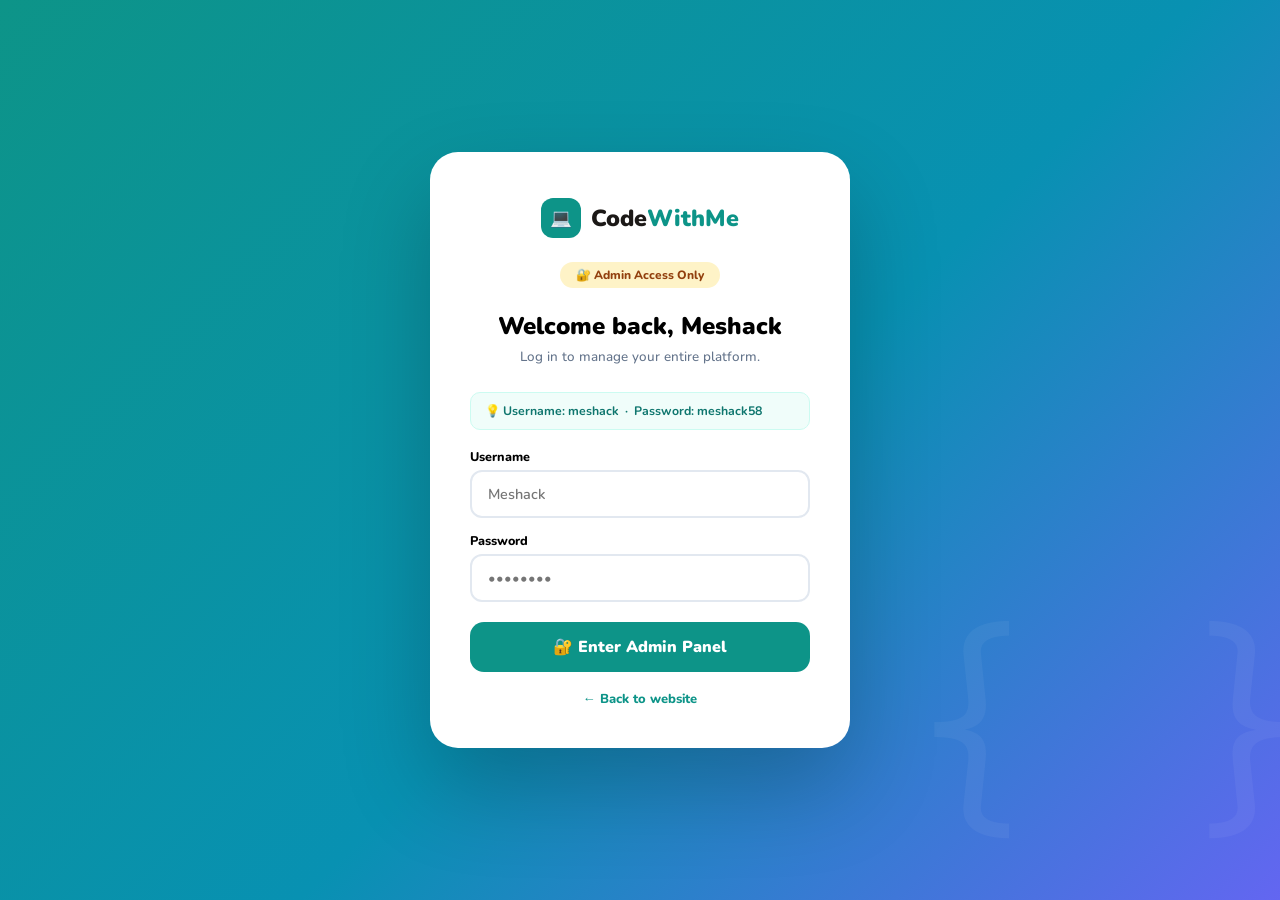
<file: main/templates/admin/login.html>
<!DOCTYPE html>
<html lang="en">
<head>
<meta charset="UTF-8">
<meta name="viewport" content="width=device-width, initial-scale=1.0">
<title>Admin Login — CodeWithMe</title>
<link href="https://fonts.googleapis.com/css2?family=Nunito:wght@400;600;700;800;900&family=Fira+Code:wght@400;500&display=swap" rel="stylesheet">
<style>
:root{--teal:#0d9488;--tl:#ccfbf1;--td:#0f766e;--ink:#1c1917;--mu:#64748b;--br:#e2e8f0;}
*{margin:0;padding:0;box-sizing:border-box;}
body{font-family:'Nunito',sans-serif;background:linear-gradient(135deg,#0d9488 0%,#0891b2 55%,#6366f1 100%);min-height:100vh;display:flex;align-items:center;justify-content:center;overflow:hidden;}
body::before{content:'{ }';position:fixed;right:-30px;bottom:20px;font-family:'Fira Code',monospace;font-size:14rem;color:rgba(255,255,255,0.05);pointer-events:none;}
.card{background:white;border-radius:28px;padding:46px 40px 40px;width:420px;box-shadow:0 40px 90px rgba(0,0,0,0.22);position:relative;z-index:1;animation:up .4s cubic-bezier(.34,1.56,.64,1);}
@keyframes up{from{opacity:0;transform:translateY(32px);}to{opacity:1;transform:translateY(0);}}
.brand{display:flex;align-items:center;gap:10px;justify-content:center;margin-bottom:24px;}
.bico{width:40px;height:40px;background:var(--teal);border-radius:12px;display:flex;align-items:center;justify-content:center;font-size:1.1rem;}
.bname{font-size:1.45rem;font-weight:900;color:var(--ink);}
.bname span{color:var(--teal);}
.badge{background:#fef3c7;color:#92400e;border-radius:100px;padding:5px 16px;font-size:0.75rem;font-weight:800;width:fit-content;margin:0 auto 22px;display:flex;align-items:center;gap:6px;}
h2{font-size:1.5rem;font-weight:900;text-align:center;margin-bottom:5px;}
.sub{font-size:0.84rem;color:var(--mu);text-align:center;font-weight:500;margin-bottom:26px;}
.hint{background:#f0fdfa;border:1.5px solid var(--tl);border-radius:10px;padding:10px 14px;font-size:0.77rem;color:var(--td);font-weight:700;margin-bottom:18px;}
.err{display:none;background:#fef2f2;border:1.5px solid #fca5a5;border-radius:10px;padding:10px 14px;font-size:0.79rem;color:#dc2626;font-weight:700;margin-bottom:14px;text-align:center;}
.err.show{display:block;}
.fg{margin-bottom:14px;}
.fl{font-size:0.79rem;font-weight:800;display:block;margin-bottom:5px;}
.fi{width:100%;border:2px solid var(--br);border-radius:12px;padding:12px 16px;font-family:'Nunito',sans-serif;font-size:0.9rem;font-weight:600;outline:none;transition:border-color .2s,box-shadow .2s;}
.fi:focus{border-color:var(--teal);box-shadow:0 0 0 4px rgba(13,148,136,.1);}
.btn{width:100%;background:var(--teal);color:white;border:none;padding:14px;border-radius:14px;font-family:'Nunito',sans-serif;font-weight:900;font-size:1rem;cursor:pointer;margin-top:6px;transition:transform .2s,box-shadow .2s;}
.btn:hover{transform:translateY(-2px);box-shadow:0 10px 28px rgba(13,148,136,.4);}
.back{display:block;text-align:center;margin-top:18px;font-size:0.81rem;color:var(--mu);font-weight:600;}
.back a{color:var(--teal);font-weight:800;text-decoration:none;}
</style>
</head>
<body>
<div class="card">
  <div class="brand"><div class="bico">💻</div><div class="bname">Code<span>WithMe</span></div></div>
  <div class="badge">🔐 Admin Access Only</div>
  <h2>Welcome back, Meshack</h2>
  <p class="sub">Log in to manage your entire platform.</p>
  <div class="hint">💡 Username: <strong>meshack</strong> &nbsp;·&nbsp; Password: <strong>meshack58</strong></div>
  <div class="err" id="err">❌ Wrong credentials. Please try again.</div>
  <div class="fg"><label class="fl">Username</label><input class="fi" id="u" type="text" placeholder="Meshack"></div>
  <div class="fg"><label class="fl">Password</label><input class="fi" id="p" type="password" placeholder="••••••••" onkeydown="if(event.key==='Enter')login()"></div>
  <button class="btn" onclick="login()">🔐 Enter Admin Panel</button>
  <span class="back"><a href="../index.html">← Back to website</a></span>
</div>
<script>
function login(){
  const u=document.getElementById('u').value.trim();
  const p=document.getElementById('p').value;
  if(u==='meshack'&&p==='meshack58'){
    sessionStorage.setItem('adminAuth','true');
    window.location.href='dashboard.html';
  } else {
    document.getElementById('err').classList.add('show');
    document.getElementById('p').value='';
  }
}
</script>
</body>
</html>
</file>
